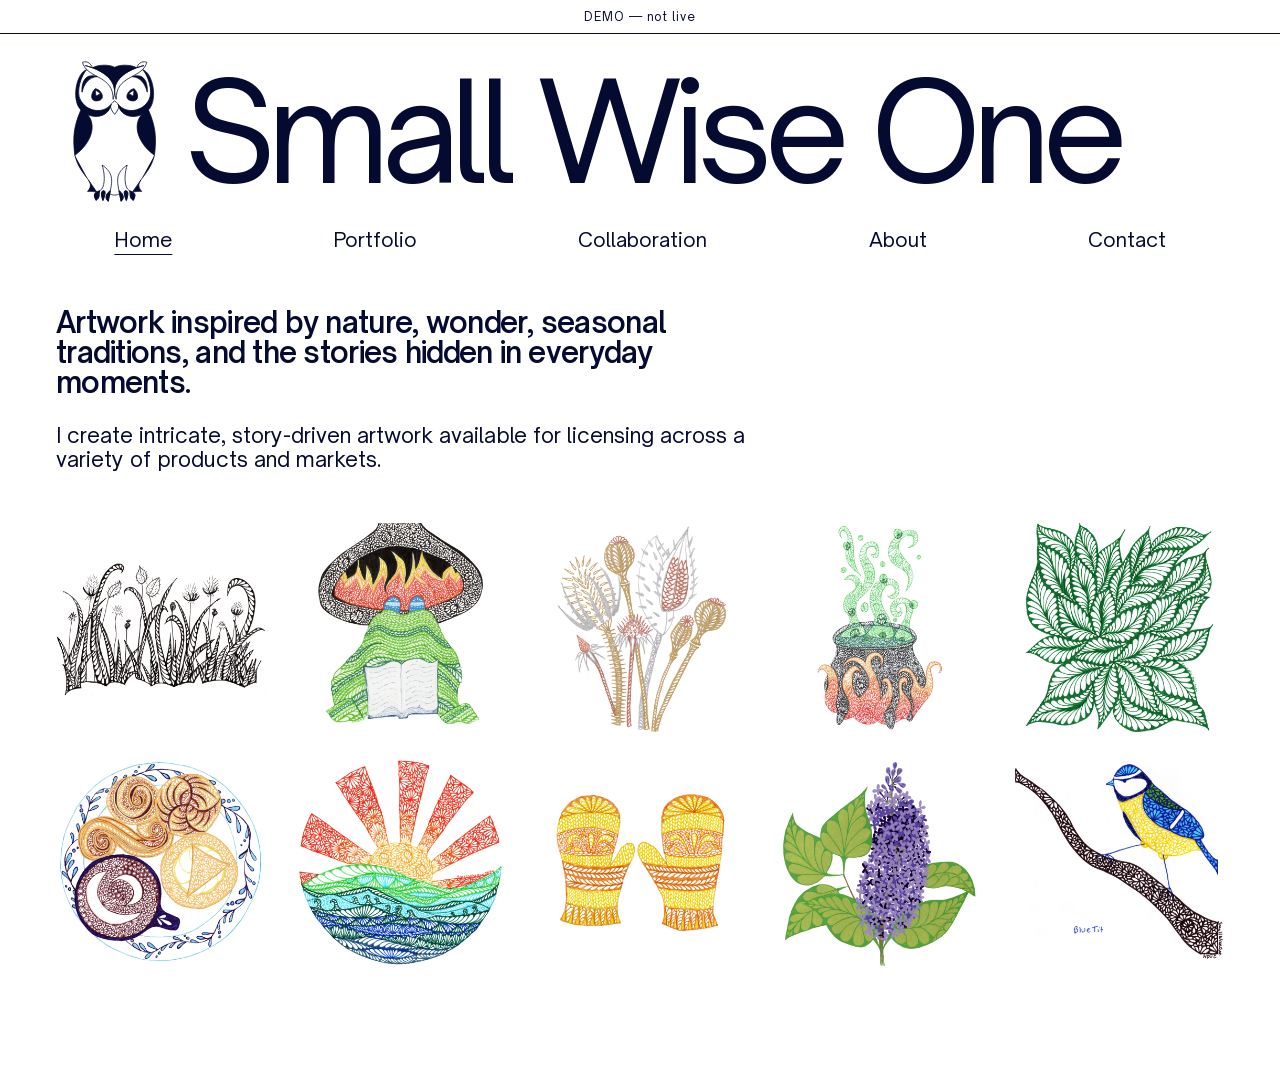
<file: index.html>
<!doctype html>
<html lang="en">
<head>
<meta charset="utf-8">
<meta name="viewport" content="width=device-width, initial-scale=1">
<meta name="description" content="Story-driven artwork inspired by nature, seasonal traditions, and everyday wonder, available for licensing.">
<meta name="robots" content="noindex, nofollow">
<title>Artwork inspired by everyday wonder | Small Wise One Demo</title>
<link rel="icon" href="./assets/logo/owl.svg" type="image/svg+xml">
<link rel="stylesheet" href="./assets/site.css">
<script type="text/javascript">
    (function(c,l,a,r,i,t,y){
        c[a]=c[a]||function(){(c[a].q=c[a].q||[]).push(arguments)};
        t=l.createElement(r);t.async=1;t.src="https://www.clarity.ms/tag/"+i;
        y=l.getElementsByTagName(r)[0];y.parentNode.insertBefore(t,y);
    })(window, document, "clarity", "script", "p1ucc2kgen");
</script>
</head>
<body class="home">
<a class="skip-link" href="#main">Skip to content</a>
<div class="demo-banner">DEMO — not live</div>
<header class="site-header wrap">
<a class="brand" href="./" aria-label="Small Wise One home"><img src="./assets/logo/owl.svg" width="60" height="78" alt=""><span>Small Wise One</span></a>
<nav aria-label="Main navigation"><a href="./" aria-current="page">Home</a><a href="./portfolio/">Portfolio</a><a href="./collaboration/">Collaboration</a><a href="./about/">About</a><a href="./contact/">Contact</a></nav>
</header>
<main id="main" class="wrap">
<section class="home-intro" aria-labelledby="home-heading">
<h1 id="home-heading">Artwork inspired by nature, wonder, seasonal traditions, and the stories hidden in everyday moments.</h1>
<p>I create intricate, story-driven artwork available for licensing across a variety of products and markets.</p>
</section>
<section class="featured-grid" aria-label="Featured artwork">
<img src="./assets/images/portfolio/nature-botanical/02-wild-garden.jpg" alt="Wild garden" width="1600" height="1600">
<img src="./assets/images/portfolio/winter/02-hygge.jpg" alt="Hygge" width="1600" height="1600">
<img src="./assets/images/portfolio/winter/04-winter-stems.jpg" alt="Winter stems" width="1600" height="1600">
<img src="./assets/images/portfolio/autumn/02-witches-brew.jpg" alt="Witches brew" width="1600" height="1600">
<img src="./assets/images/portfolio/nature-botanical/03-abstract-leaves.jpg" alt="Abstract leaves" width="1600" height="1600">
<img src="./assets/images/portfolio/everyday-wonder/01-fika-pastry-and-hot-chocolate.jpg" alt="Fika pastry and hot chocolate" width="1600" height="1600">
<img src="./assets/images/portfolio/coastal-ocean/01-sun-and-ocean.jpg" alt="Sun and ocean" width="1600" height="1600">
<img src="./assets/images/portfolio/winter/01-mittens.jpg" alt="Mittens" width="1600" height="1600">
<img src="./assets/images/portfolio/nature-botanical/01-lilacs.jpg" alt="Lilacs" width="1600" height="1600">
<img src="./assets/images/portfolio/animals/01-blue-tit.jpg" alt="Blue tit" width="1600" height="1600">
</section></main>
<script src="./assets/prefetch-portfolio.js" defer></script>
</body>
</html>
</file>
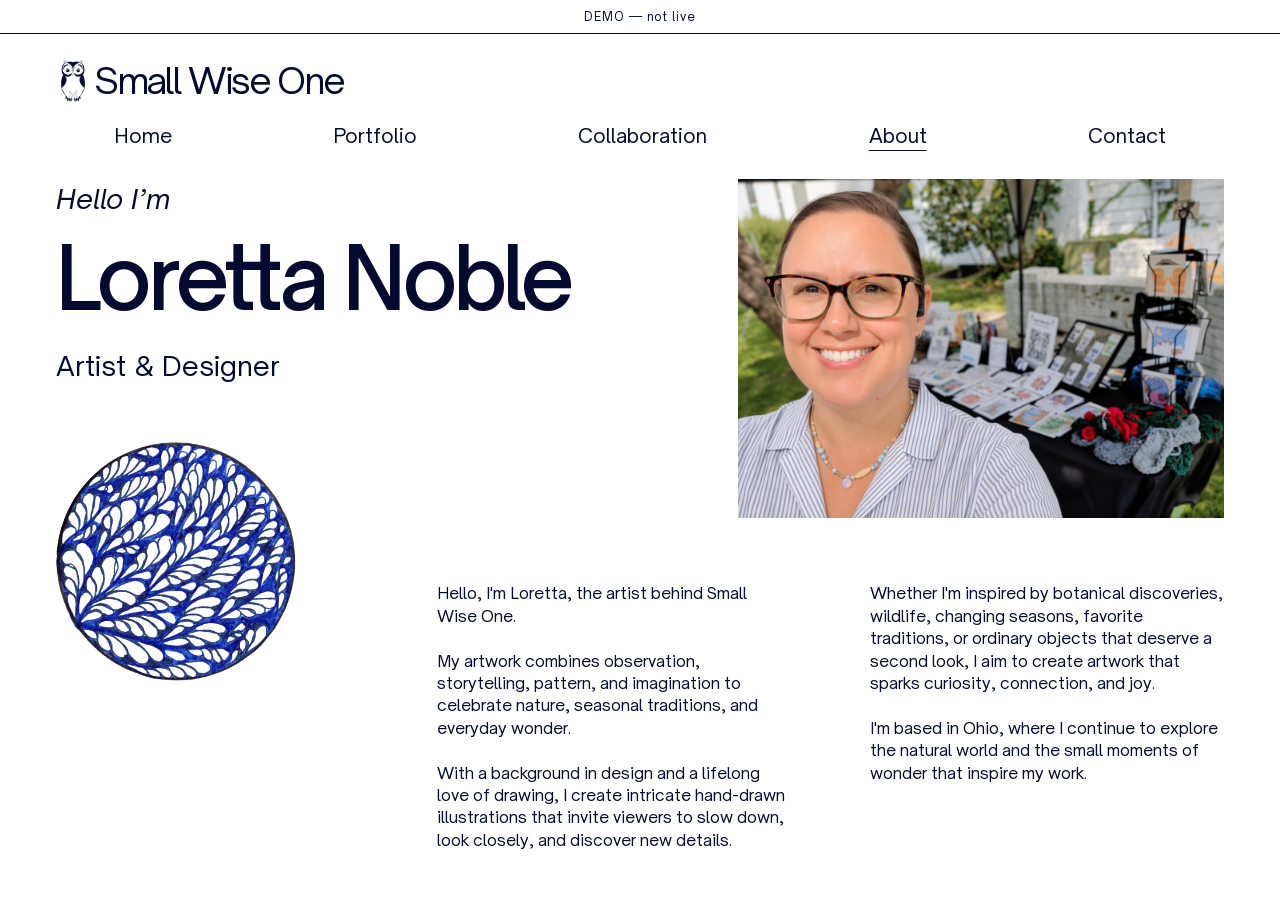
<file: about/index.html>
<!doctype html>
<html lang="en">
<head>
<meta charset="utf-8">
<meta name="viewport" content="width=device-width, initial-scale=1">
<meta name="description" content="Meet Loretta Noble, the Ohio-based artist and designer behind Small Wise One.">
<meta name="robots" content="noindex, nofollow">
<title>About Loretta Noble | Small Wise One Demo</title>
<link rel="icon" href="../assets/logo/owl.svg" type="image/svg+xml">
<link rel="stylesheet" href="../assets/site.css">
<script type="text/javascript">
    (function(c,l,a,r,i,t,y){
        c[a]=c[a]||function(){(c[a].q=c[a].q||[]).push(arguments)};
        t=l.createElement(r);t.async=1;t.src="https://www.clarity.ms/tag/"+i;
        y=l.getElementsByTagName(r)[0];y.parentNode.insertBefore(t,y);
    })(window, document, "clarity", "script", "p1ucc2kgen");
</script>
</head>
<body class="about">
<a class="skip-link" href="#main">Skip to content</a>
<div class="demo-banner">DEMO — not live</div>
<header class="site-header wrap">
<a class="brand" href="../" aria-label="Small Wise One home"><img src="../assets/logo/owl.svg" width="60" height="78" alt=""><span>Small Wise One</span></a>
<nav aria-label="Main navigation"><a href="../">Home</a><a href="../portfolio/">Portfolio</a><a href="../collaboration/">Collaboration</a><a href="../about/" aria-current="page">About</a><a href="../contact/">Contact</a></nav>
</header>
<main id="main" class="wrap">
<section class="about-heading" aria-labelledby="about-title">
<div><p class="eyebrow">Hello I’m</p><h1 id="about-title">Loretta Noble</h1><p class="artist-role">Artist &amp; Designer</p></div>
<img class="portrait" src="../assets/images/About-Self-Portrait.jpg" width="1216" height="848" alt="Loretta Noble smiling at her outdoor artwork display">
</section>
<section class="about-story" aria-label="About the artist">
<img class="about-art" src="../assets/images/About-art.jpg" width="1641" height="1641" alt="Circular blue and white hand-drawn botanical artwork">
<div class="bio"><p>Hello, I'm Loretta, the artist behind Small Wise One.</p><p>My artwork combines observation, storytelling, pattern, and imagination to celebrate nature, seasonal traditions, and everyday wonder.</p><p>With a background in design and a lifelong love of drawing, I create intricate hand-drawn illustrations that invite viewers to slow down, look closely, and discover new details.</p></div>
<div class="bio"><p>Whether I'm inspired by botanical discoveries, wildlife, changing seasons, favorite traditions, or ordinary objects that deserve a second look, I aim to create artwork that sparks curiosity, connection, and joy.</p><p>I'm based in Ohio, where I continue to explore the natural world and the small moments of wonder that inspire my work.</p></div>
</section></main>
</body>
</html>
</file>
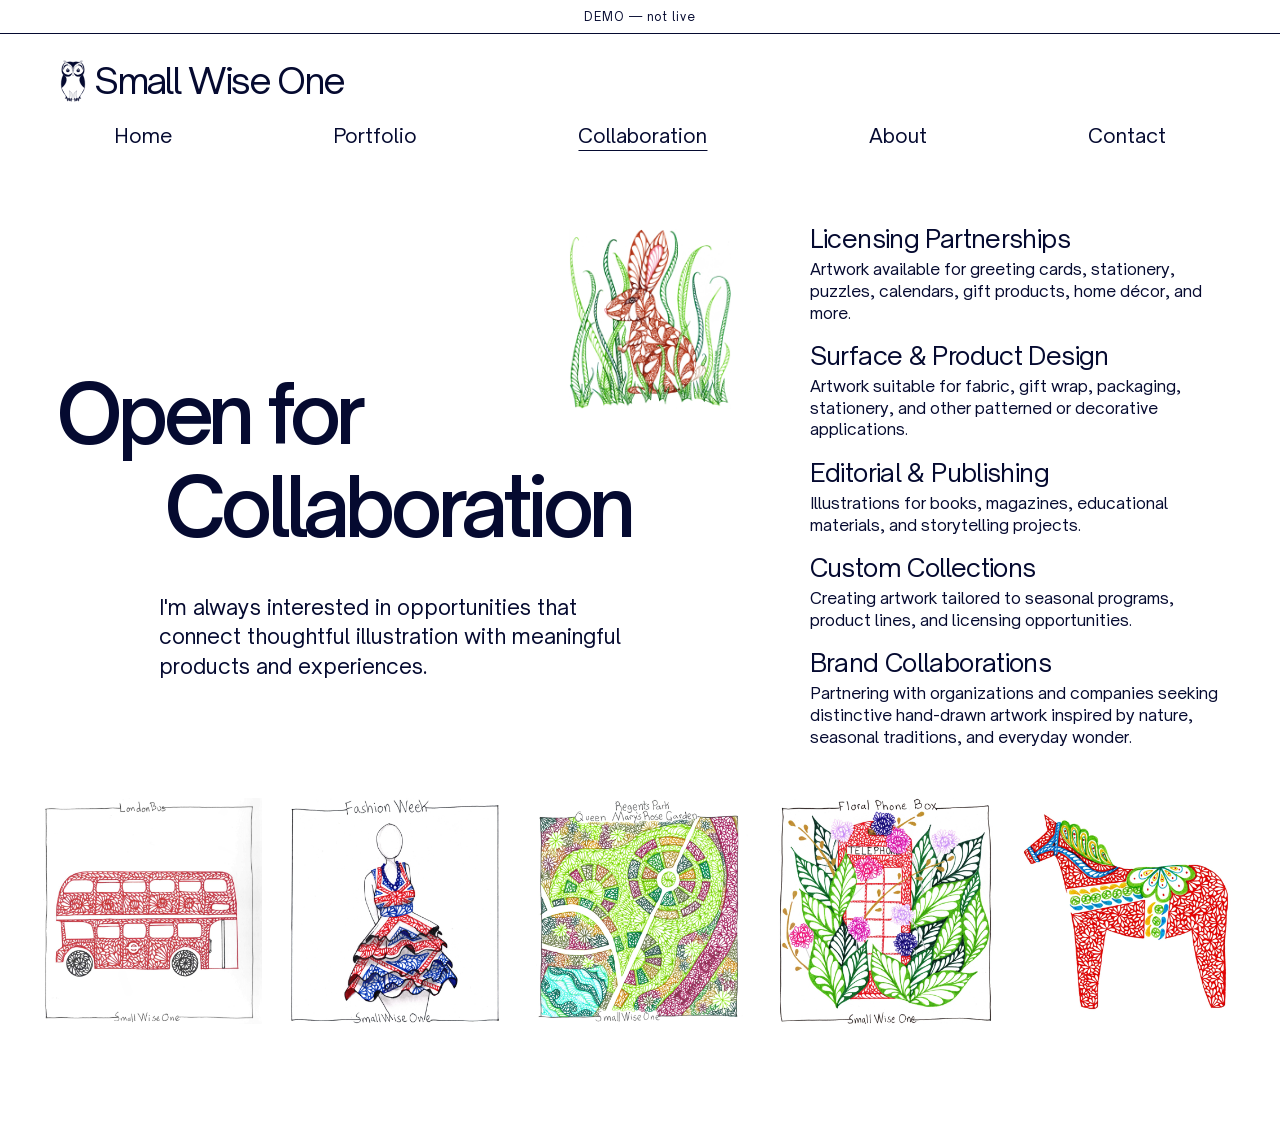
<file: collaboration/index.html>
<!doctype html>
<html lang="en">
<head>
<meta charset="utf-8">
<meta name="viewport" content="width=device-width, initial-scale=1">
<meta name="description" content="Licensing partnerships, surface and product design, editorial illustration, and custom collections from Small Wise One.">
<meta name="robots" content="noindex, nofollow">
<title>Collaboration | Small Wise One Demo</title>
<link rel="icon" href="../assets/logo/owl.svg" type="image/svg+xml">
<link rel="stylesheet" href="../assets/site.css">
<script type="text/javascript">
    (function(c,l,a,r,i,t,y){
        c[a]=c[a]||function(){(c[a].q=c[a].q||[]).push(arguments)};
        t=l.createElement(r);t.async=1;t.src="https://www.clarity.ms/tag/"+i;
        y=l.getElementsByTagName(r)[0];y.parentNode.insertBefore(t,y);
    })(window, document, "clarity", "script", "p1ucc2kgen");
</script>
</head>
<body class="collaboration">
<a class="skip-link" href="#main">Skip to content</a>
<div class="demo-banner">DEMO — not live</div>
<header class="site-header wrap">
<a class="brand" href="../" aria-label="Small Wise One home"><img src="../assets/logo/owl.svg" width="60" height="78" alt=""><span>Small Wise One</span></a>
<nav aria-label="Main navigation"><a href="../">Home</a><a href="../portfolio/">Portfolio</a><a href="../collaboration/" aria-current="page">Collaboration</a><a href="../about/">About</a><a href="../contact/">Contact</a></nav>
</header>
<main id="main" class="wrap collaboration-main"><div class="collaboration-layout"><section class="collaboration-intro" aria-labelledby="collaboration-title"><img src="../assets/images/portfolio/animals/07-brown-bunny.jpg" width="1600" height="1600" alt="" class="collaboration-rabbit"><h1 id="collaboration-title">Open for <span>Collaboration</span></h1><p>I'm always interested in opportunities that connect thoughtful illustration with meaningful products and experiences.</p></section><div class="collaboration-services"><section><h2>Licensing Partnerships</h2><p>Artwork available for greeting cards, stationery, puzzles, calendars, gift products, home décor, and more.</p></section><section><h2>Surface &amp; Product Design</h2><p>Artwork suitable for fabric, gift wrap, packaging, stationery, and other patterned or decorative applications.</p></section><section><h2>Editorial &amp; Publishing</h2><p>Illustrations for books, magazines, educational materials, and storytelling projects.</p></section><section><h2>Custom Collections</h2><p>Creating artwork tailored to seasonal programs, product lines, and licensing opportunities.</p></section><section><h2>Brand Collaborations</h2><p>Partnering with organizations and companies seeking distinctive hand-drawn artwork inspired by nature, seasonal traditions, and everyday wonder.</p></section></div></div><div class="collaboration-art" aria-label="Selected artwork"><img src="../assets/images/portfolio/everyday-wonder/09-london-bus.jpg" width="1600" height="1600" alt="London bus" ><img src="../assets/images/portfolio/everyday-wonder/11-london-fashion-week.jpg" width="1600" height="1600" alt="London fashion week" ><img src="../assets/images/portfolio/everyday-wonder/10-regents-park.jpg" width="1600" height="1600" alt="Regents park" ><img src="../assets/images/portfolio/everyday-wonder/12-floral-phone-box.jpg" width="1600" height="1600" alt="Floral phone box" ><img src="../assets/images/portfolio/everyday-wonder/08-dala-horse.jpg" width="1600" height="1600" alt="Dala horse" ></div></main>
</body>
</html>
</file>
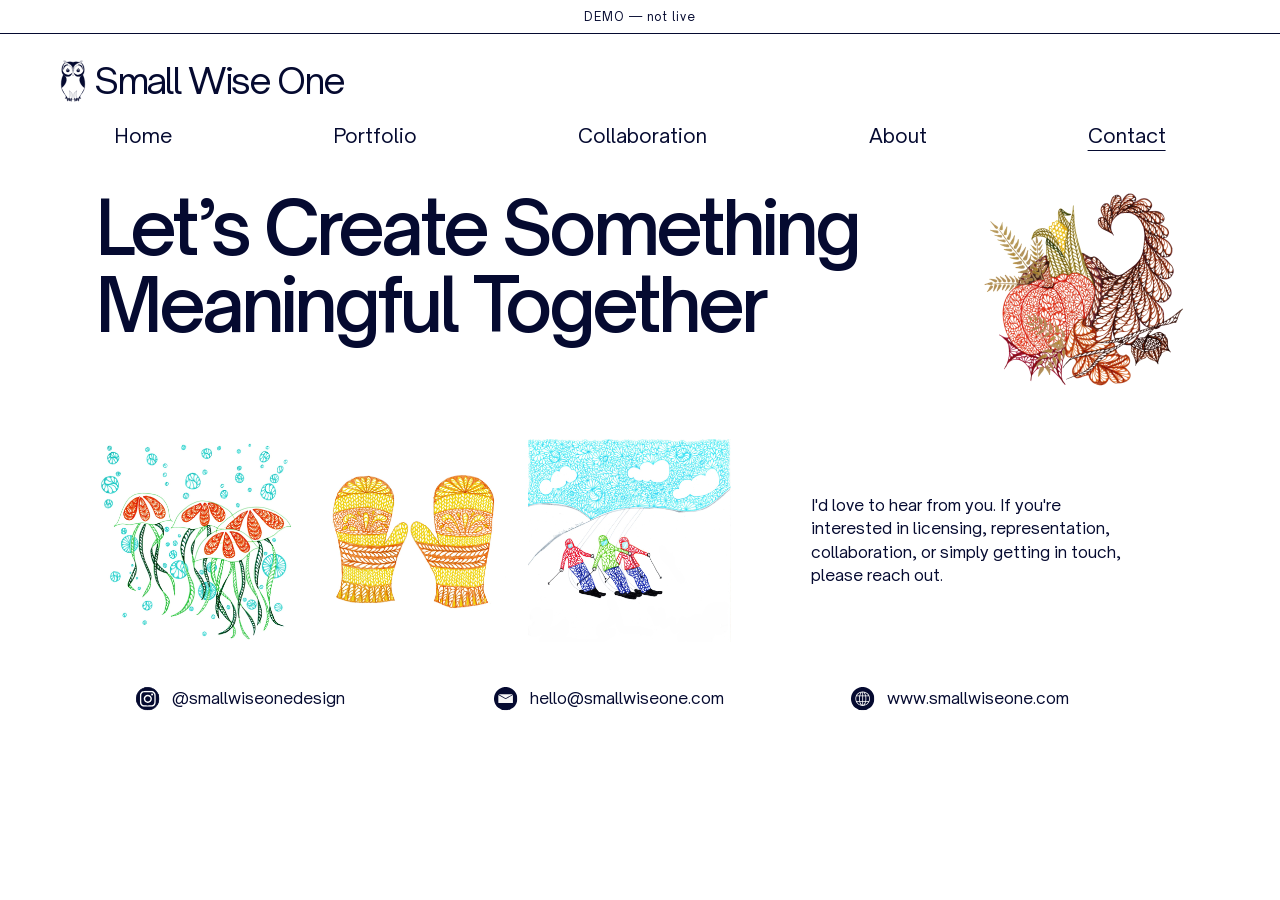
<file: contact/index.html>
<!doctype html>
<html lang="en">
<head>
<meta charset="utf-8">
<meta name="viewport" content="width=device-width, initial-scale=1">
<meta name="description" content="Contact Small Wise One for artwork licensing, representation, and collaboration.">
<meta name="robots" content="noindex, nofollow">
<title>Contact | Small Wise One Demo</title>
<link rel="icon" href="../assets/logo/owl.svg" type="image/svg+xml">
<link rel="stylesheet" href="../assets/site.css">
<script type="text/javascript">
    (function(c,l,a,r,i,t,y){
        c[a]=c[a]||function(){(c[a].q=c[a].q||[]).push(arguments)};
        t=l.createElement(r);t.async=1;t.src="https://www.clarity.ms/tag/"+i;
        y=l.getElementsByTagName(r)[0];y.parentNode.insertBefore(t,y);
    })(window, document, "clarity", "script", "p1ucc2kgen");
</script>
</head>
<body class="contact">
<a class="skip-link" href="#main">Skip to content</a>
<div class="demo-banner">DEMO — not live</div>
<header class="site-header wrap">
<a class="brand" href="../" aria-label="Small Wise One home"><img src="../assets/logo/owl.svg" width="60" height="78" alt=""><span>Small Wise One</span></a>
<nav aria-label="Main navigation"><a href="../">Home</a><a href="../portfolio/">Portfolio</a><a href="../collaboration/">Collaboration</a><a href="../about/">About</a><a href="../contact/" aria-current="page">Contact</a></nav>
</header>
<main id="main" class="wrap contact-main">
<div class="contact-heading"><h1 class="contact-title">Let’s Create Something<br class="desktop-break"> Meaningful Together</h1><img class="contact-title-art" src="../assets/images/portfolio/autumn/01-cornucopia.jpg" alt="" aria-hidden="true" width="1600" height="1600"></div>
<section class="contact-intro" aria-label="Get in touch">
<div class="contact-art" aria-hidden="true"><img src="../assets/images/portfolio/coastal-ocean/07-jellyfish.jpg" alt="" width="1600" height="1600"><img src="../assets/images/portfolio/winter/01-mittens.jpg" alt="" width="1600" height="1600"><img src="../assets/images/portfolio/winter/05-skiing.jpg" alt="" width="1600" height="1600"></div>
<p>I'd love to hear from you. If you're interested in licensing, representation, collaboration, or simply getting in touch, please reach out.</p>
</section>
<ul class="contact-links">
<li><a href="https://www.instagram.com/smallwiseonedesign/"><img src="../assets/images/contact-instagram.svg" width="24" height="24" alt="">@smallwiseonedesign</a></li>
<li><a id="contact-email" href="#write-us"><img src="../assets/images/contact-email.svg" width="24" height="24" alt=""><span id="contact-email-label">hello [at] smallwiseone [dot] com</span></a></li>
<li><a href="https://www.smallwiseone.com"><img src="../assets/images/contact-url.svg" width="24" height="24" alt="">www.smallwiseone.com</a></li>
</ul></main>
<script src="../assets/contact-mail.js" defer></script>
</body>
</html>
</file>
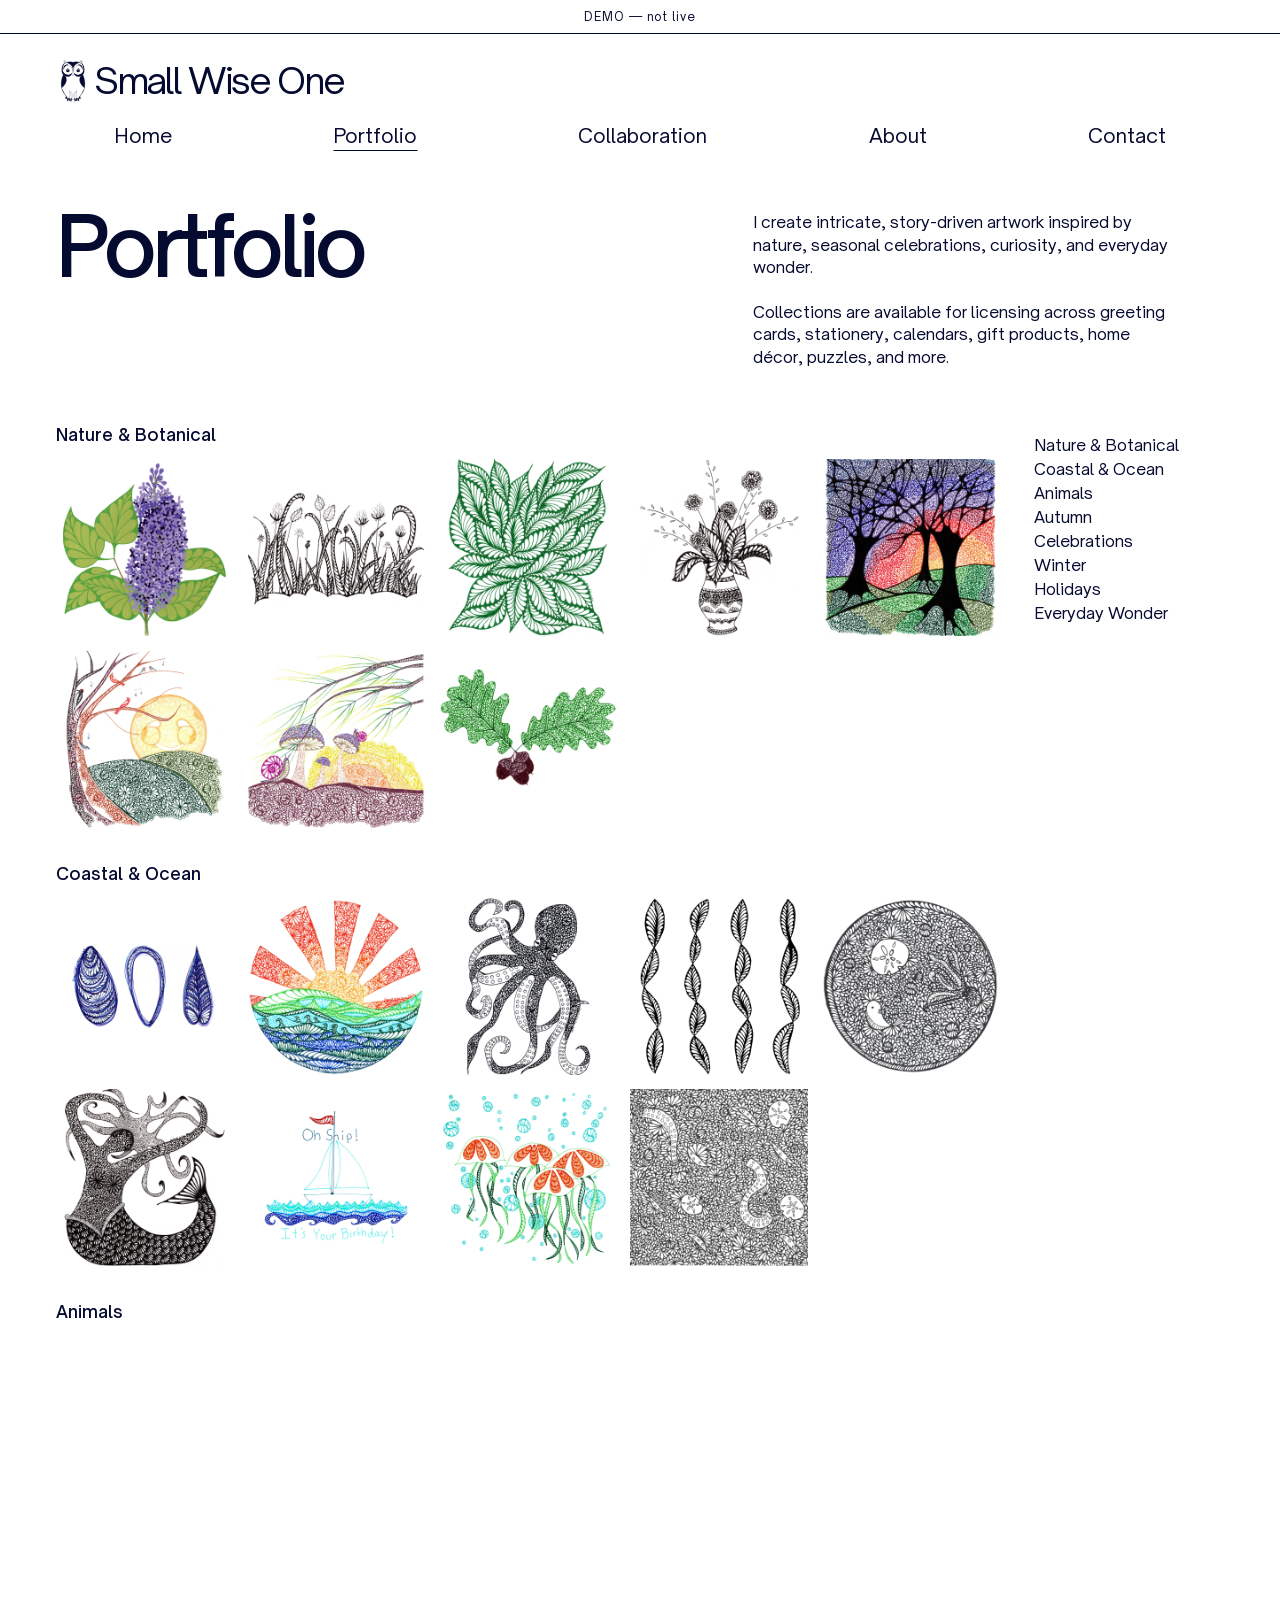
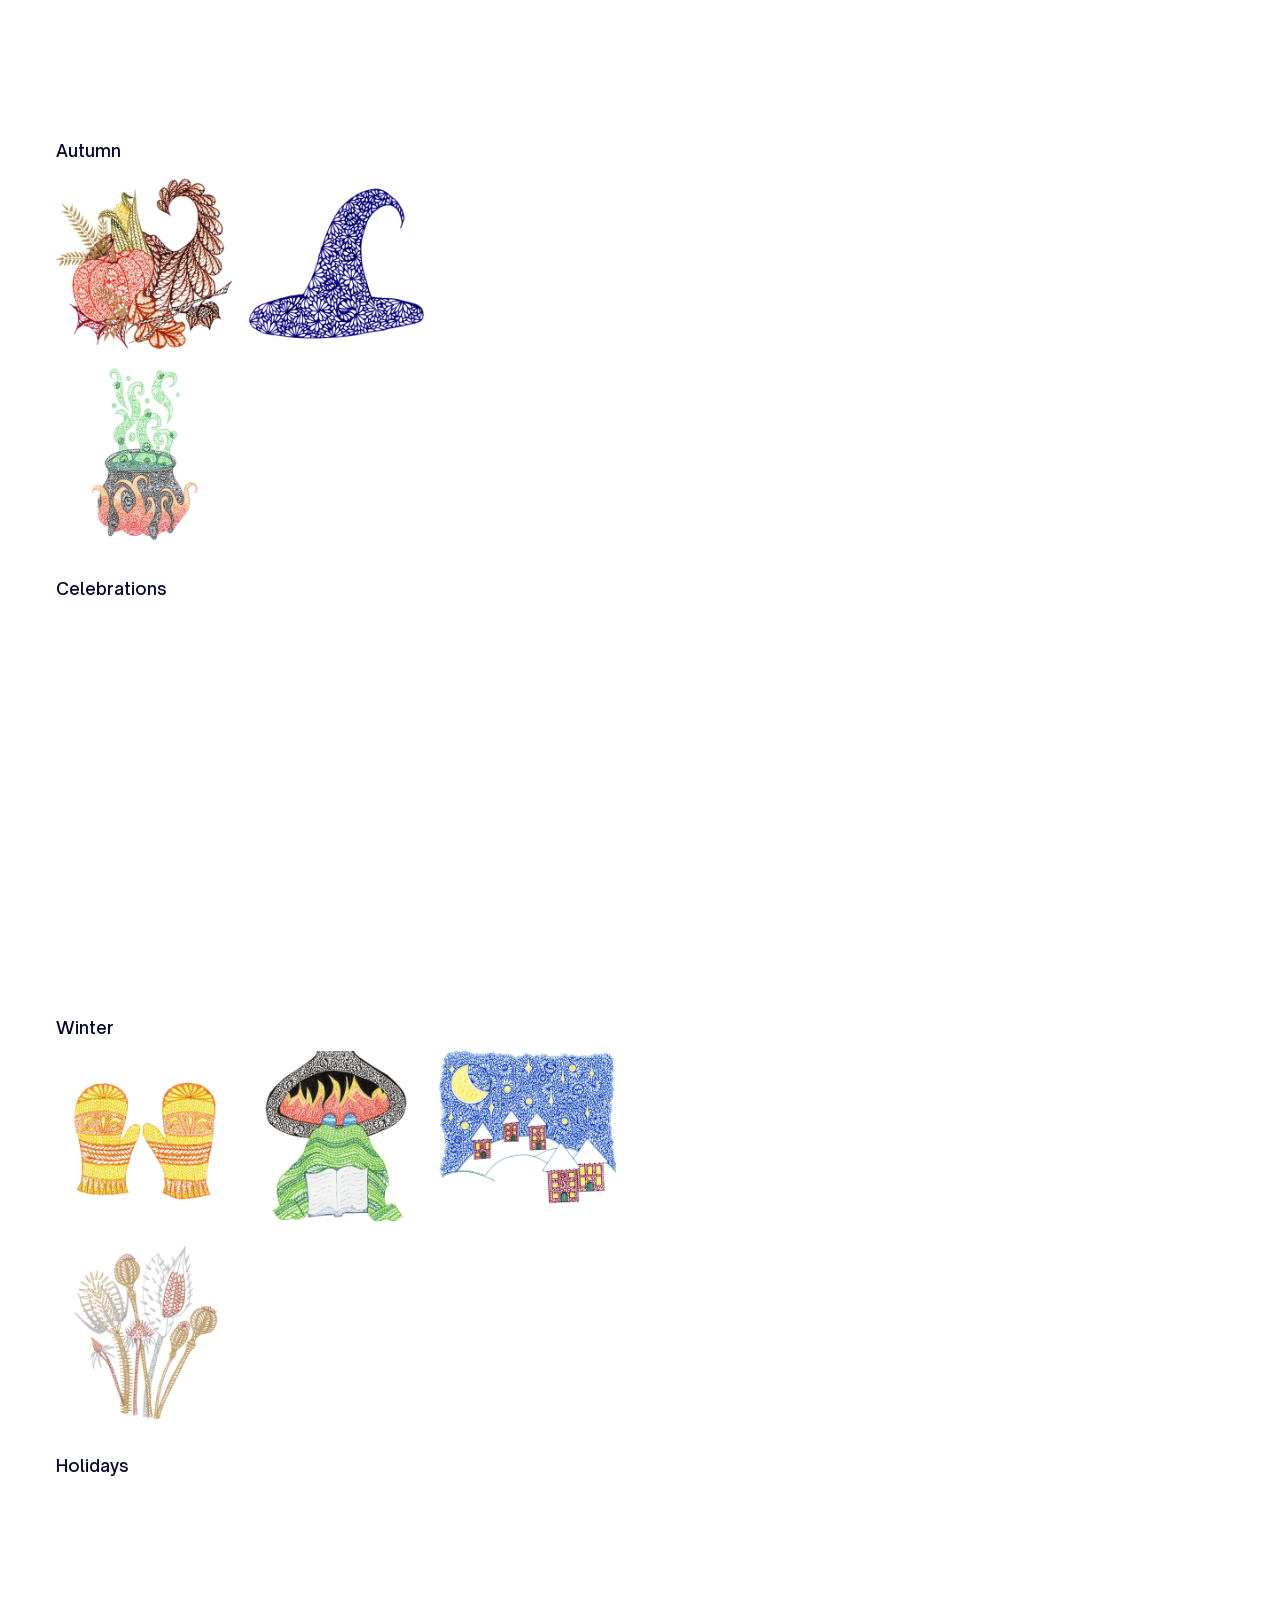
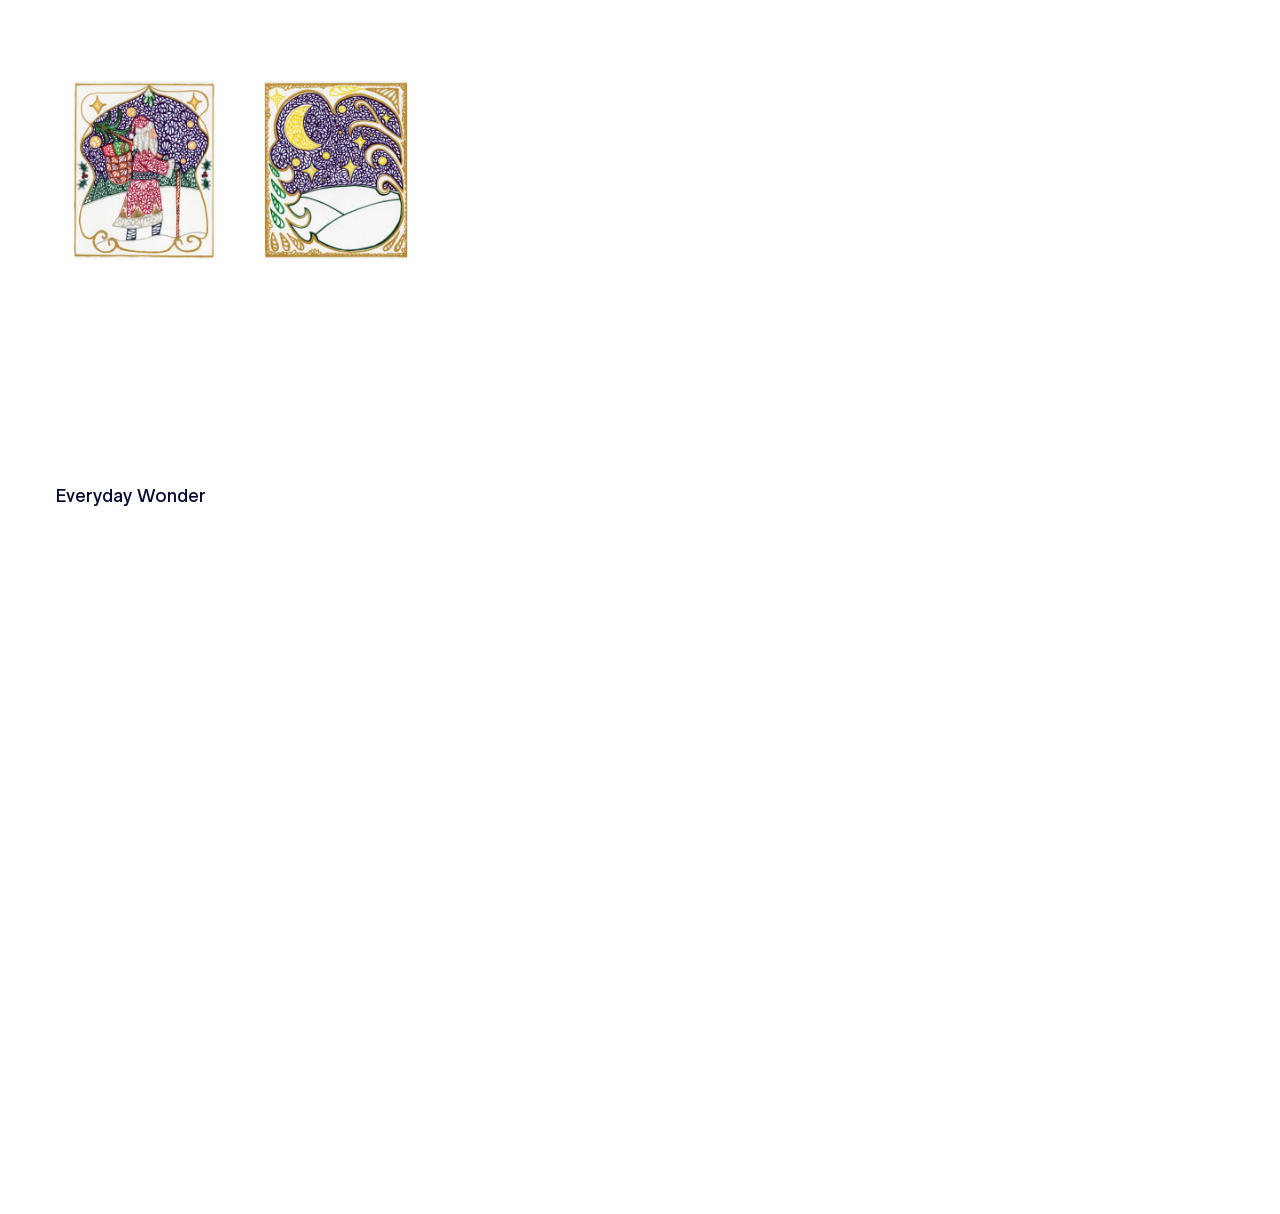
<file: portfolio/index.html>
<!doctype html>
<html lang="en">
<head>
<meta charset="utf-8">
<meta name="viewport" content="width=device-width, initial-scale=1">
<meta name="description" content="Explore eight collections of intricate, story-driven artwork inspired by nature, seasons, and everyday wonder.">
<meta name="robots" content="noindex, nofollow">
<title>Portfolio | Small Wise One Demo</title>
<link rel="icon" href="../assets/logo/owl.svg" type="image/svg+xml">
<link rel="stylesheet" href="../assets/site.css">
<link rel="stylesheet" href="../assets/portfolio-sticky.css">
<script src="../assets/portfolio-sticky.js" defer></script>
<script type="text/javascript">
    (function(c,l,a,r,i,t,y){
        c[a]=c[a]||function(){(c[a].q=c[a].q||[]).push(arguments)};
        t=l.createElement(r);t.async=1;t.src="https://www.clarity.ms/tag/"+i;
        y=l.getElementsByTagName(r)[0];y.parentNode.insertBefore(t,y);
    })(window, document, "clarity", "script", "p1ucc2kgen");
</script>
</head>
<body class="portfolio">
<a class="skip-link" href="#main">Skip to content</a>
<div class="demo-banner">DEMO — not live</div>
<header class="site-header wrap">
<a class="brand" href="../" aria-label="Small Wise One home"><img src="../assets/logo/owl.svg" width="60" height="78" alt=""><span>Small Wise One</span></a>
<nav aria-label="Main navigation"><a href="../">Home</a><a href="../portfolio/" aria-current="page">Portfolio</a><a href="../collaboration/">Collaboration</a><a href="../about/">About</a><a href="../contact/">Contact</a></nav>
</header>
<main id="main" class="wrap portfolio-main"><div class="portfolio-heading"><h1>Portfolio</h1><div class="portfolio-intro"><p>I create intricate, story-driven artwork inspired by nature, seasonal celebrations, curiosity, and everyday wonder.</p><p>Collections are available for licensing across greeting cards, stationery, calendars, gift products, home décor, puzzles, and more.</p></div></div><div class="portfolio-layout"><nav class="category-nav" aria-label="Portfolio collections"><a href="#nature-botanical">Nature &amp; Botanical</a><a href="#coastal-ocean">Coastal &amp; Ocean</a><a href="#animals">Animals</a><a href="#autumn">Autumn</a><a href="#celebrations">Celebrations</a><a href="#winter">Winter</a><a href="#holidays">Holidays</a><a href="#everyday-wonder">Everyday Wonder</a></nav><div class="collections"><section class="collection" id="nature-botanical" aria-labelledby="nature-botanical-title"><h2 id="nature-botanical-title">Nature &amp; Botanical</h2><div class="gallery-grid">
<a class="gallery-item" href="../assets/images/portfolio/nature-botanical/01-lilacs.jpg" data-lightbox aria-label="Enlarge Lilacs"><img src="../assets/images/portfolio/nature-botanical/01-lilacs.jpg" width="1600" height="1600" alt="Lilacs" loading="lazy" decoding="async"></a>
<a class="gallery-item" href="../assets/images/portfolio/nature-botanical/02-wild-garden.jpg" data-lightbox aria-label="Enlarge Wild garden"><img src="../assets/images/portfolio/nature-botanical/02-wild-garden.jpg" width="1600" height="1600" alt="Wild garden" loading="lazy" decoding="async"></a>
<a class="gallery-item" href="../assets/images/portfolio/nature-botanical/03-abstract-leaves.jpg" data-lightbox aria-label="Enlarge Abstract leaves"><img src="../assets/images/portfolio/nature-botanical/03-abstract-leaves.jpg" width="1600" height="1600" alt="Abstract leaves" loading="lazy" decoding="async"></a>
<a class="gallery-item" href="../assets/images/portfolio/nature-botanical/05-vase-with-flowers.jpg" data-lightbox aria-label="Enlarge Vase with flowers"><img src="../assets/images/portfolio/nature-botanical/05-vase-with-flowers.jpg" width="1600" height="1600" alt="Vase with flowers" loading="lazy" decoding="async"></a>
<a class="gallery-item" href="../assets/images/portfolio/nature-botanical/04-shadow-trees.jpg" data-lightbox aria-label="Enlarge Shadow trees"><img src="../assets/images/portfolio/nature-botanical/04-shadow-trees.jpg" width="1600" height="1600" alt="Shadow trees" loading="lazy" decoding="async"></a>
<a class="gallery-item" href="../assets/images/portfolio/nature-botanical/06-smiling-sun-with-birds-in-tree.jpg" data-lightbox aria-label="Enlarge Smiling sun with birds in tree"><img src="../assets/images/portfolio/nature-botanical/06-smiling-sun-with-birds-in-tree.jpg" width="1600" height="1600" alt="Smiling sun with birds in tree" loading="lazy" decoding="async"></a>
<a class="gallery-item" href="../assets/images/portfolio/nature-botanical/07-mushroom-sunrise.jpg" data-lightbox aria-label="Enlarge Mushroom sunrise"><img src="../assets/images/portfolio/nature-botanical/07-mushroom-sunrise.jpg" width="1600" height="1600" alt="Mushroom sunrise" loading="lazy" decoding="async"></a>
<a class="gallery-item" href="../assets/images/portfolio/nature-botanical/08-oak-with-acorns.jpg" data-lightbox aria-label="Enlarge Oak with acorns"><img src="../assets/images/portfolio/nature-botanical/08-oak-with-acorns.jpg" width="1600" height="1600" alt="Oak with acorns" loading="lazy" decoding="async"></a>
</div></section>
<section class="collection" id="coastal-ocean" aria-labelledby="coastal-ocean-title"><h2 id="coastal-ocean-title">Coastal &amp; Ocean</h2><div class="gallery-grid">
<a class="gallery-item" href="../assets/images/portfolio/coastal-ocean/02-mussels.jpg" data-lightbox aria-label="Enlarge Mussels"><img src="../assets/images/portfolio/coastal-ocean/02-mussels.jpg" width="1600" height="1600" alt="Mussels" loading="lazy" decoding="async"></a>
<a class="gallery-item" href="../assets/images/portfolio/coastal-ocean/01-sun-and-ocean.jpg" data-lightbox aria-label="Enlarge Sun and ocean"><img src="../assets/images/portfolio/coastal-ocean/01-sun-and-ocean.jpg" width="1600" height="1600" alt="Sun and ocean" loading="lazy" decoding="async"></a>
<a class="gallery-item" href="../assets/images/portfolio/coastal-ocean/03-octopus.jpg" data-lightbox aria-label="Enlarge Octopus"><img src="../assets/images/portfolio/coastal-ocean/03-octopus.jpg" width="1600" height="1600" alt="Octopus" loading="lazy" decoding="async"></a>
<a class="gallery-item" href="../assets/images/portfolio/coastal-ocean/04-kelp-forest-repeat.jpg" data-lightbox aria-label="Enlarge Kelp forest repeat"><img src="../assets/images/portfolio/coastal-ocean/04-kelp-forest-repeat.jpg" width="1600" height="1600" alt="Kelp forest repeat" loading="lazy" decoding="async"></a>
<a class="gallery-item" href="../assets/images/portfolio/coastal-ocean/05-hidden-ocean.jpg" data-lightbox aria-label="Enlarge Hidden ocean"><img src="../assets/images/portfolio/coastal-ocean/05-hidden-ocean.jpg" width="1600" height="1600" alt="Hidden ocean" loading="lazy" decoding="async"></a>
<a class="gallery-item" href="../assets/images/portfolio/coastal-ocean/08-mermaid.jpg" data-lightbox aria-label="Enlarge Mermaid"><img src="../assets/images/portfolio/coastal-ocean/08-mermaid.jpg" width="1600" height="1600" alt="Mermaid" loading="lazy" decoding="async"></a>
<a class="gallery-item" href="../assets/images/portfolio/coastal-ocean/09-seas-the-day.jpg" data-lightbox aria-label="Enlarge Seas the day"><img src="../assets/images/portfolio/coastal-ocean/09-seas-the-day.jpg" width="1600" height="1600" alt="Seas the day" loading="lazy" decoding="async"></a>
<a class="gallery-item" href="../assets/images/portfolio/coastal-ocean/07-jellyfish.jpg" data-lightbox aria-label="Enlarge Jellyfish"><img src="../assets/images/portfolio/coastal-ocean/07-jellyfish.jpg" width="1600" height="1600" alt="Jellyfish" loading="lazy" decoding="async"></a>
<a class="gallery-item" href="../assets/images/portfolio/coastal-ocean/06-hidden-ocean-repeat.jpg" data-lightbox aria-label="Enlarge Hidden ocean repeat"><img src="../assets/images/portfolio/coastal-ocean/06-hidden-ocean-repeat.jpg" width="1600" height="1600" alt="Hidden ocean repeat" loading="lazy" decoding="async"></a>
</div></section>
<section class="collection" id="animals" aria-labelledby="animals-title"><h2 id="animals-title">Animals</h2><div class="gallery-grid">
<a class="gallery-item" href="../assets/images/portfolio/animals/01-blue-tit.jpg" data-lightbox aria-label="Enlarge Blue tit"><img src="../assets/images/portfolio/animals/01-blue-tit.jpg" width="1600" height="1600" alt="Blue tit" loading="lazy" decoding="async"></a>
<a class="gallery-item" href="../assets/images/portfolio/animals/02-european-goldfinch.jpg" data-lightbox aria-label="Enlarge European goldfinch"><img src="../assets/images/portfolio/animals/02-european-goldfinch.jpg" width="1600" height="1600" alt="European goldfinch" loading="lazy" decoding="async"></a>
<a class="gallery-item" href="../assets/images/portfolio/animals/03-yellow-wagtail.jpg" data-lightbox aria-label="Enlarge Yellow wagtail"><img src="../assets/images/portfolio/animals/03-yellow-wagtail.jpg" width="1600" height="1600" alt="Yellow wagtail" loading="lazy" decoding="async"></a>
<a class="gallery-item" href="../assets/images/portfolio/animals/04-osprey.jpg" data-lightbox aria-label="Enlarge Osprey"><img src="../assets/images/portfolio/animals/04-osprey.jpg" width="1600" height="1600" alt="Osprey" loading="lazy" decoding="async"></a>
<a class="gallery-item" href="../assets/images/portfolio/animals/08-cat-sitting-with-moon.jpg" data-lightbox aria-label="Enlarge Cat sitting with moon"><img src="../assets/images/portfolio/animals/08-cat-sitting-with-moon.jpg" width="1600" height="1600" alt="Cat sitting with moon" loading="lazy" decoding="async"></a>
<a class="gallery-item" href="../assets/images/portfolio/animals/07-brown-bunny.jpg" data-lightbox aria-label="Enlarge Brown bunny"><img src="../assets/images/portfolio/animals/07-brown-bunny.jpg" width="1600" height="1600" alt="Brown bunny" loading="lazy" decoding="async"></a>
<a class="gallery-item" href="../assets/images/portfolio/animals/06-snake.jpg" data-lightbox aria-label="Enlarge Snake"><img src="../assets/images/portfolio/animals/06-snake.jpg" width="1600" height="1600" alt="Snake" loading="lazy" decoding="async"></a>
<a class="gallery-item" href="../assets/images/portfolio/animals/05-red-squirrel.jpg" data-lightbox aria-label="Enlarge Red squirrel"><img src="../assets/images/portfolio/animals/05-red-squirrel.jpg" width="1600" height="1600" alt="Red squirrel" loading="lazy" decoding="async"></a>
</div></section>
<section class="collection" id="autumn" aria-labelledby="autumn-title"><h2 id="autumn-title">Autumn</h2><div class="gallery-grid">
<a class="gallery-item" href="../assets/images/portfolio/autumn/01-cornucopia.jpg" data-lightbox aria-label="Enlarge Cornucopia"><img src="../assets/images/portfolio/autumn/01-cornucopia.jpg" width="1600" height="1600" alt="Cornucopia" loading="lazy" decoding="async"></a>
<a class="gallery-item" href="../assets/images/portfolio/autumn/06-purple-witches-hat.jpg" data-lightbox aria-label="Enlarge Purple witches hat"><img src="../assets/images/portfolio/autumn/06-purple-witches-hat.jpg" width="1600" height="1600" alt="Purple witches hat" loading="lazy" decoding="async"></a>
<a class="gallery-item" href="../assets/images/portfolio/autumn/05-green-witches-hat.jpg" data-lightbox aria-label="Enlarge Green witches hat"><img src="../assets/images/portfolio/autumn/05-green-witches-hat.jpg" width="1600" height="1600" alt="Green witches hat" loading="lazy" decoding="async"></a>
<a class="gallery-item" href="../assets/images/portfolio/autumn/02-witches-brew.jpg" data-lightbox aria-label="Enlarge Witches brew"><img src="../assets/images/portfolio/autumn/02-witches-brew.jpg" width="1600" height="1600" alt="Witches brew" loading="lazy" decoding="async"></a>
<a class="gallery-item" href="../assets/images/portfolio/autumn/03-candy-corn.jpg" data-lightbox aria-label="Enlarge Candy corn"><img src="../assets/images/portfolio/autumn/03-candy-corn.jpg" width="1600" height="1600" alt="Candy corn" loading="lazy" decoding="async"></a>
<a class="gallery-item" href="../assets/images/portfolio/autumn/04-pumpkin.jpg" data-lightbox aria-label="Enlarge Pumpkin"><img src="../assets/images/portfolio/autumn/04-pumpkin.jpg" width="1600" height="1600" alt="Pumpkin" loading="lazy" decoding="async"></a>
</div></section>
<section class="collection" id="celebrations" aria-labelledby="celebrations-title"><h2 id="celebrations-title">Celebrations</h2><div class="gallery-grid">
<a class="gallery-item" href="../assets/images/portfolio/celebrations/01-red-heart.jpg" data-lightbox aria-label="Enlarge Red heart"><img src="../assets/images/portfolio/celebrations/01-red-heart.jpg" width="1600" height="1600" alt="Red heart" loading="lazy" decoding="async"></a>
<a class="gallery-item" href="../assets/images/portfolio/celebrations/04-pink-hearts-repeat.jpg" data-lightbox aria-label="Enlarge Pink hearts repeat"><img src="../assets/images/portfolio/celebrations/04-pink-hearts-repeat.jpg" width="1600" height="1600" alt="Pink hearts repeat" loading="lazy" decoding="async"></a>
<a class="gallery-item" href="../assets/images/portfolio/celebrations/03-rainbow-hearts-repeat.jpg" data-lightbox aria-label="Enlarge Rainbow hearts repeat"><img src="../assets/images/portfolio/celebrations/03-rainbow-hearts-repeat.jpg" width="1600" height="1600" alt="Rainbow hearts repeat" loading="lazy" decoding="async"></a>
<a class="gallery-item" href="../assets/images/portfolio/celebrations/02-red-hearts-repeat.jpg" data-lightbox aria-label="Enlarge Red hearts repeat"><img src="../assets/images/portfolio/celebrations/02-red-hearts-repeat.jpg" width="1600" height="1600" alt="Red hearts repeat" loading="lazy" decoding="async"></a>
<a class="gallery-item" href="../assets/images/portfolio/celebrations/05-shamrock.jpg" data-lightbox aria-label="Enlarge Shamrock"><img src="../assets/images/portfolio/celebrations/05-shamrock.jpg" width="1600" height="1600" alt="Shamrock" loading="lazy" decoding="async"></a>
<a class="gallery-item" href="../assets/images/portfolio/celebrations/06-shamrock-repeat.jpg" data-lightbox aria-label="Enlarge Shamrock repeat"><img src="../assets/images/portfolio/celebrations/06-shamrock-repeat.jpg" width="1600" height="1600" alt="Shamrock repeat" loading="lazy" decoding="async"></a>
<a class="gallery-item" href="../assets/images/portfolio/celebrations/07-plaid-repeat.jpg" data-lightbox aria-label="Enlarge Plaid repeat"><img src="../assets/images/portfolio/celebrations/07-plaid-repeat.jpg" width="1600" height="1600" alt="Plaid repeat" loading="lazy" decoding="async"></a>
</div></section>
<section class="collection" id="winter" aria-labelledby="winter-title"><h2 id="winter-title">Winter</h2><div class="gallery-grid">
<a class="gallery-item" href="../assets/images/portfolio/winter/01-mittens.jpg" data-lightbox aria-label="Enlarge Mittens"><img src="../assets/images/portfolio/winter/01-mittens.jpg" width="1600" height="1600" alt="Mittens" loading="lazy" decoding="async"></a>
<a class="gallery-item" href="../assets/images/portfolio/winter/02-hygge.jpg" data-lightbox aria-label="Enlarge Hygge"><img src="../assets/images/portfolio/winter/02-hygge.jpg" width="1600" height="1600" alt="Hygge" loading="lazy" decoding="async"></a>
<a class="gallery-item" href="../assets/images/portfolio/winter/03-houses-on-snowy-hill.jpg" data-lightbox aria-label="Enlarge Houses on snowy hill"><img src="../assets/images/portfolio/winter/03-houses-on-snowy-hill.jpg" width="1600" height="1600" alt="Houses on snowy hill" loading="lazy" decoding="async"></a>
<a class="gallery-item" href="../assets/images/portfolio/winter/04-winter-stems.jpg" data-lightbox aria-label="Enlarge Winter stems"><img src="../assets/images/portfolio/winter/04-winter-stems.jpg" width="1600" height="1600" alt="Winter stems" loading="lazy" decoding="async"></a>
<a class="gallery-item" href="../assets/images/portfolio/winter/05-skiing.jpg" data-lightbox aria-label="Enlarge Skiing"><img src="../assets/images/portfolio/winter/05-skiing.jpg" width="1600" height="1600" alt="Skiing" loading="lazy" decoding="async"></a>
<a class="gallery-item" href="../assets/images/portfolio/winter/06-snowy-owl.jpg" data-lightbox aria-label="Enlarge Snowy owl"><img src="../assets/images/portfolio/winter/06-snowy-owl.jpg" width="1600" height="1600" alt="Snowy owl" loading="lazy" decoding="async"></a>
</div></section>
<section class="collection" id="holidays" aria-labelledby="holidays-title"><h2 id="holidays-title">Holidays</h2><div class="gallery-grid">
<a class="gallery-item" href="../assets/images/portfolio/holidays/01-joy-to-the-world.jpg" data-lightbox aria-label="Enlarge Joy to the world"><img src="../assets/images/portfolio/holidays/01-joy-to-the-world.jpg" width="1600" height="1600" alt="Joy to the world" loading="lazy" decoding="async"></a>
<a class="gallery-item" href="../assets/images/portfolio/holidays/02-tawny-owl.jpg" data-lightbox aria-label="Enlarge Tawny owl"><img src="../assets/images/portfolio/holidays/02-tawny-owl.jpg" width="1600" height="1600" alt="Tawny owl" loading="lazy" decoding="async"></a>
<a class="gallery-item" href="../assets/images/portfolio/holidays/03-silver-stag.jpg" data-lightbox aria-label="Enlarge Silver stag"><img src="../assets/images/portfolio/holidays/03-silver-stag.jpg" width="1600" height="1600" alt="Silver stag" loading="lazy" decoding="async"></a>
<a class="gallery-item" href="../assets/images/portfolio/holidays/05-night-before-christmas.jpg" data-lightbox aria-label="Enlarge Night before christmas"><img src="../assets/images/portfolio/holidays/05-night-before-christmas.jpg" width="1600" height="1600" alt="Night before christmas" loading="lazy" decoding="async"></a>
<a class="gallery-item" href="../assets/images/portfolio/holidays/15-christmas-treehouse.jpg" data-lightbox aria-label="Enlarge Christmas treehouse"><img src="../assets/images/portfolio/holidays/15-christmas-treehouse.jpg" width="1600" height="1600" alt="Christmas treehouse" loading="lazy" decoding="async"></a>
<a class="gallery-item" href="../assets/images/portfolio/holidays/06-santa.jpg" data-lightbox aria-label="Enlarge Santa"><img src="../assets/images/portfolio/holidays/06-santa.jpg" width="1600" height="1600" alt="Santa" loading="lazy" decoding="async"></a>
<a class="gallery-item" href="../assets/images/portfolio/holidays/07-starry-night.jpg" data-lightbox aria-label="Enlarge Starry night"><img src="../assets/images/portfolio/holidays/07-starry-night.jpg" width="1600" height="1600" alt="Starry night" loading="lazy" decoding="async"></a>
<a class="gallery-item" href="../assets/images/portfolio/holidays/09-white-tree.jpg" data-lightbox aria-label="Enlarge White tree"><img src="../assets/images/portfolio/holidays/09-white-tree.jpg" width="1600" height="1600" alt="White tree" loading="lazy" decoding="async"></a>
<a class="gallery-item" href="../assets/images/portfolio/holidays/08-winter-magic.jpg" data-lightbox aria-label="Enlarge Winter magic"><img src="../assets/images/portfolio/holidays/08-winter-magic.jpg" width="1600" height="1600" alt="Winter magic" loading="lazy" decoding="async"></a>
<a class="gallery-item" href="../assets/images/portfolio/holidays/11-northern-lights.jpg" data-lightbox aria-label="Enlarge Northern lights"><img src="../assets/images/portfolio/holidays/11-northern-lights.jpg" width="1600" height="1600" alt="Northern lights" loading="lazy" decoding="async"></a>
<a class="gallery-item" href="../assets/images/portfolio/holidays/10-holly.jpg" data-lightbox aria-label="Enlarge Holly"><img src="../assets/images/portfolio/holidays/10-holly.jpg" width="1600" height="1600" alt="Holly" loading="lazy" decoding="async"></a>
<a class="gallery-item" href="../assets/images/portfolio/holidays/12-holly-with-watercolor.jpg" data-lightbox aria-label="Enlarge Holly with watercolor"><img src="../assets/images/portfolio/holidays/12-holly-with-watercolor.jpg" width="1600" height="1600" alt="Holly with watercolor" loading="lazy" decoding="async"></a>
<a class="gallery-item" href="../assets/images/portfolio/holidays/13-nutcracker.jpg" data-lightbox aria-label="Enlarge Nutcracker"><img src="../assets/images/portfolio/holidays/13-nutcracker.jpg" width="1600" height="1600" alt="Nutcracker" loading="lazy" decoding="async"></a>
<a class="gallery-item" href="../assets/images/portfolio/holidays/14-christmas-tree.jpg" data-lightbox aria-label="Enlarge Christmas tree"><img src="../assets/images/portfolio/holidays/14-christmas-tree.jpg" width="1600" height="1600" alt="Christmas tree" loading="lazy" decoding="async"></a>
<a class="gallery-item" href="../assets/images/portfolio/holidays/04-partridge-in-a-pear-tree.jpg" data-lightbox aria-label="Enlarge Partridge in a pear tree"><img src="../assets/images/portfolio/holidays/04-partridge-in-a-pear-tree.jpg" width="1600" height="1600" alt="Partridge in a pear tree" loading="lazy" decoding="async"></a>
</div></section>
<section class="collection" id="everyday-wonder" aria-labelledby="everyday-wonder-title"><h2 id="everyday-wonder-title">Everyday Wonder</h2><div class="gallery-grid">
<a class="gallery-item" href="../assets/images/portfolio/everyday-wonder/01-fika-pastry-and-hot-chocolate.jpg" data-lightbox aria-label="Enlarge Fika pastry and hot chocolate"><img src="../assets/images/portfolio/everyday-wonder/01-fika-pastry-and-hot-chocolate.jpg" width="1600" height="1600" alt="Fika pastry and hot chocolate" loading="lazy" decoding="async"></a>
<a class="gallery-item" href="../assets/images/portfolio/everyday-wonder/02-cherry-plate.jpg" data-lightbox aria-label="Enlarge Cherry plate"><img src="../assets/images/portfolio/everyday-wonder/02-cherry-plate.jpg" width="1600" height="1600" alt="Cherry plate" loading="lazy" decoding="async"></a>
<a class="gallery-item" href="../assets/images/portfolio/everyday-wonder/03-donut.jpg" data-lightbox aria-label="Enlarge Donut"><img src="../assets/images/portfolio/everyday-wonder/03-donut.jpg" width="1600" height="1600" alt="Donut" loading="lazy" decoding="async"></a>
<a class="gallery-item" href="../assets/images/portfolio/everyday-wonder/05-abstract-circles.jpg" data-lightbox aria-label="Enlarge Abstract circles"><img src="../assets/images/portfolio/everyday-wonder/05-abstract-circles.jpg" width="1600" height="1600" alt="Abstract circles" loading="lazy" decoding="async"></a>
<a class="gallery-item" href="../assets/images/portfolio/everyday-wonder/04-chocolate-ice-cream-cone.jpg" data-lightbox aria-label="Enlarge Chocolate ice cream cone"><img src="../assets/images/portfolio/everyday-wonder/04-chocolate-ice-cream-cone.jpg" width="1600" height="1600" alt="Chocolate ice cream cone" loading="lazy" decoding="async"></a>
<a class="gallery-item" href="../assets/images/portfolio/everyday-wonder/06-paisley-doodle-repeat.jpg" data-lightbox aria-label="Enlarge Paisley doodle repeat"><img src="../assets/images/portfolio/everyday-wonder/06-paisley-doodle-repeat.jpg" width="1600" height="1600" alt="Paisley doodle repeat" loading="lazy" decoding="async"></a>
<a class="gallery-item" href="../assets/images/portfolio/everyday-wonder/09-london-bus.jpg" data-lightbox aria-label="Enlarge London bus"><img src="../assets/images/portfolio/everyday-wonder/09-london-bus.jpg" width="1600" height="1600" alt="London bus" loading="lazy" decoding="async"></a>
<a class="gallery-item" href="../assets/images/portfolio/everyday-wonder/11-london-fashion-week.jpg" data-lightbox aria-label="Enlarge London fashion week"><img src="../assets/images/portfolio/everyday-wonder/11-london-fashion-week.jpg" width="1600" height="1600" alt="London fashion week" loading="lazy" decoding="async"></a>
<a class="gallery-item" href="../assets/images/portfolio/everyday-wonder/10-regents-park.jpg" data-lightbox aria-label="Enlarge Regents park"><img src="../assets/images/portfolio/everyday-wonder/10-regents-park.jpg" width="1600" height="1600" alt="Regents park" loading="lazy" decoding="async"></a>
<a class="gallery-item" href="../assets/images/portfolio/everyday-wonder/12-floral-phone-box.jpg" data-lightbox aria-label="Enlarge Floral phone box"><img src="../assets/images/portfolio/everyday-wonder/12-floral-phone-box.jpg" width="1600" height="1600" alt="Floral phone box" loading="lazy" decoding="async"></a>
<a class="gallery-item" href="../assets/images/portfolio/everyday-wonder/07-rainbow-tiles.jpg" data-lightbox aria-label="Enlarge Rainbow tiles"><img src="../assets/images/portfolio/everyday-wonder/07-rainbow-tiles.jpg" width="1600" height="1600" alt="Rainbow tiles" loading="lazy" decoding="async"></a>
<a class="gallery-item" href="../assets/images/portfolio/everyday-wonder/08-dala-horse.jpg" data-lightbox aria-label="Enlarge Dala horse"><img src="../assets/images/portfolio/everyday-wonder/08-dala-horse.jpg" width="1600" height="1600" alt="Dala horse" loading="lazy" decoding="async"></a>
</div></section>
</div></div></main>
<dialog class="lightbox" aria-label="Artwork viewer" aria-describedby="lightbox-caption">
<button type="button" class="lightbox-close" aria-label="Close" autofocus><svg viewBox="0 0 24 24" aria-hidden="true" focusable="false"><path d="M7.5 7.5l9 9M16.5 7.5l-9 9" fill="none" stroke="currentColor" stroke-width="1.6" stroke-linecap="round"></path></svg></button>
<figure>
<div class="lightbox-stage"><button type="button" class="lightbox-prev" aria-label="Previous artwork"><svg viewBox="0 0 24 24" aria-hidden="true" focusable="false"><path d="M14.5 5.5L8 12l6.5 6.5" fill="none" stroke="currentColor" stroke-width="1.75" stroke-linecap="round" stroke-linejoin="round"></path></svg></button><img class="lightbox-image" alt=""><button type="button" class="lightbox-next" aria-label="Next artwork"><svg viewBox="0 0 24 24" aria-hidden="true" focusable="false"><path d="M9.5 5.5L16 12l-6.5 6.5" fill="none" stroke="currentColor" stroke-width="1.75" stroke-linecap="round" stroke-linejoin="round"></path></svg></button></div>
<figcaption id="lightbox-caption" aria-live="polite"></figcaption>
</figure>
</dialog>
<link rel="stylesheet" href="../assets/lightbox.css">
<script src="../assets/lightbox.js" defer></script>
</body>
</html>
</file>
<file: assets/site.css>
@font-face{font-family:'Open Sauce';src:url('./fonts/OpenSauceOne-Regular.ttf') format('truetype');font-style:normal;font-weight:400;font-display:swap}
@font-face{font-family:'Open Sauce';src:url('./fonts/OpenSauceOne-Medium.ttf') format('truetype');font-style:normal;font-weight:500;font-display:swap}
@font-face{font-family:'Open Sauce';src:url('./fonts/OpenSauceOne-SemiBold.ttf') format('truetype');font-style:normal;font-weight:600 900;font-display:swap}
@font-face{font-family:'Open Sauce';src:url('./fonts/OpenSauceOne-Italic.ttf') format('truetype');font-style:italic;font-weight:400;font-display:swap}
:root{font-family:'Open Sauce',Arial,sans-serif;color:#050a30;background:#ffffff;font-synthesis:none}
*{box-sizing:border-box}html,body,header,main,section,footer,.wrap,.demo-banner{background:#ffffff}body{margin:0;font-size:18px;line-height:1.45;min-height:100vh}a{color:inherit}img{max-width:100%;height:auto;display:block}h1,p{margin:0}h1{font-weight:500;letter-spacing:-.055em;line-height:1.04}p+p{margin-top:1.4em}.wrap{width:calc(100% - 112px);max-width:1200px;margin-inline:auto}.demo-banner{text-align:center;font-size:12px;letter-spacing:.08em;padding:8px 20px;border-bottom:1px solid #050a30}.skip-link{position:fixed;top:-100px;left:10px;padding:12px;background:#ffffff;z-index:5}.skip-link:focus{top:8px}a:focus-visible{outline:2px solid #050a30;outline-offset:6px}.site-header{padding-top:24px}.brand{display:flex;align-items:center;gap:4px;text-decoration:none;width:fit-content;letter-spacing:-.065em;font-size:36px;line-height:1}.brand img{width:34px;height:46px;object-fit:contain}.site-header nav{display:flex;justify-content:space-between;gap:24px;padding:15px 5% 26px;font-size:20px;line-height:1.3}.site-header nav a{text-decoration:none;position:relative;padding-block:4px}.site-header nav a:hover,.site-header nav a[aria-current]{text-decoration:underline;text-underline-offset:7px;text-decoration-thickness:1px}.home .site-header{padding-top:22px}.home .brand{width:100%;font-size:clamp(48px,10.6vw,148px);white-space:nowrap;gap:12px}.home .brand img{width:10%;height:auto;max-height:185px}.home .site-header nav{padding-top:15px}.home-intro{margin:24px 0 52px;max-width:720px}.home-intro h1{font-size:29px;font-weight:600;letter-spacing:-.025em;line-height:1.05;max-width:680px}.home-intro p{font-size:21px;line-height:1.15;margin-top:25px}.featured-grid{display:grid;grid-template-columns:repeat(5,1fr);gap:24px 30px;margin-bottom:100px}.featured-grid img{width:100%;aspect-ratio:1;object-fit:contain}.about-heading{display:grid;grid-template-columns:1.3fr 1fr;gap:50px;align-items:start}.eyebrow{font-size:27px;font-style:italic;margin-bottom:14px}.about-heading h1{font-size:clamp(44px,6.7vw,88px);white-space:nowrap}.artist-role{font-size:27px;margin-top:24px}.portrait{width:100%;object-fit:cover}.about-story{display:grid;grid-template-columns:.85fr 1fr 1fr;gap:80px;align-items:start;margin-top:64px;margin-bottom:120px}.about-art{width:100%;max-width:240px;border-radius:50%;margin-top:-140px}.bio{font-size:16px;line-height:1.4}.contact-title{font-size:clamp(40px,6.7vw,84px);max-width:1100px;margin:0 0 50px}.contact-intro{display:grid;grid-template-columns:1.7fr 1fr;gap:80px;align-items:center}.contact-art{display:grid;grid-template-columns:repeat(3,1fr);gap:6px}.contact-art img{width:100%;aspect-ratio:1;object-fit:contain}.contact-intro p{font-size:16px;max-width:330px}.contact-links{list-style:none;display:grid;grid-template-columns:repeat(3,1fr);gap:25px;padding:0;margin:45px 0 100px}.contact-links a{display:flex;align-items:center;gap:12px;text-decoration:none;font-size:16px;overflow-wrap:anywhere}.contact-links a:hover{text-decoration:underline;text-underline-offset:4px}.contact-links img{width:24px;height:24px;object-fit:contain;flex-shrink:0}.placeholder{margin:50px 0 120px}.placeholder h1{font-size:64px}.placeholder p{margin:25px 0}
@media(min-width:1500px){.home .brand{font-size:148px}}
@media(max-width:1050px){.wrap{width:calc(100% - 64px)}.about-story{gap:40px}.about-art{margin-top:-80px}.contact-links{gap:16px}.contact-links a{font-size:14px}.contact-intro{gap:40px}.about-heading{gap:30px}.contact-title{font-size:6.7vw}}
@media(max-width:700px){body{font-size:16px}.wrap{width:calc(100% - 40px)}.site-header{padding-top:20px}.brand{font-size:30px}.brand img{width:28px;height:38px}.site-header nav{flex-wrap:wrap;justify-content:center;gap:10px 21px;font-size:14px;padding:22px 0 24px}.home .brand{font-size:clamp(28px,9.5vw,65px);gap:7px}.home .brand img{width:10%;min-width:30px}.home .site-header nav{padding-top:22px}.home-intro{margin:22px 0 32px}.home-intro h1{font-size:25px;line-height:1.15}.home-intro p{font-size:17px;line-height:1.4;margin-top:22px}.featured-grid{grid-template-columns:repeat(2,1fr);gap:18px;margin-bottom:50px}.featured-grid img{max-width:430px;margin:auto}.about-heading{grid-template-columns:1fr;gap:30px}.about-heading h1{font-size:clamp(40px,10.5vw,70px);white-space:normal}.eyebrow{font-size:23px}.artist-role{font-size:22px;margin-top:18px}.portrait{max-width:500px}.about-story{grid-template-columns:1fr;gap:28px;margin-top:36px;margin-bottom:60px}.about-art{margin:0 auto;width:170px}.bio{font-size:16px}.contact-title{font-size:clamp(36px,9vw,60px);margin-top:12px;margin-bottom:32px}.desktop-break{display:none}.contact-intro{grid-template-columns:1fr;gap:30px}.contact-intro p{max-width:100%;font-size:16px}.contact-links{grid-template-columns:1fr;gap:25px;margin:34px 0 65px}.contact-links a{font-size:16px}.placeholder{margin-top:30px}.placeholder h1{font-size:40px}}
@media(prefers-reduced-motion:no-preference){a{transition:text-decoration-color .15s ease}}
/* Portfolio: collection order follows the supplied portfolio mockup. */
.portfolio-main{padding-top:8px;padding-bottom:100px}.portfolio-heading{display:grid;grid-template-columns:1.35fr 1fr;gap:60px;margin-bottom:55px}.portfolio-heading h1{font-size:clamp(52px,6.5vw,84px)}.portfolio-intro{font-size:16px;line-height:1.4;max-width:430px;padding-top:8px}.portfolio-layout{display:grid;grid-template-columns:minmax(0,1fr) 190px;gap:35px;align-items:start}.category-nav{grid-column:2;grid-row:1;display:flex;flex-direction:column;font-size:16px;line-height:1.5;padding-top:1px}.category-nav a{text-decoration:none}.category-nav a:hover{text-decoration:underline;text-underline-offset:3px}.collections{grid-column:1;grid-row:1;min-width:0}.collection{scroll-margin-top:24px;margin-bottom:34px}.collection h2{font-size:17px;line-height:1.4;font-weight:500;margin:0 0 12px}.gallery-grid{display:grid;grid-template-columns:repeat(5,minmax(0,1fr));gap:14px}.gallery-item{display:block}.gallery-item img{width:100%;aspect-ratio:1;object-fit:contain}.gallery-item:hover{outline:1px solid #050a30;outline-offset:3px}.gallery-item:focus-visible,button:focus-visible{outline:2px solid #050a30;outline-offset:5px}
/* Native dialog supplies inert background and a keyboard focus trap. */
.lightbox{color:#050a30;background:#ffffff;border:0;padding:18px;width:min(1000px,94vw);max-width:94vw;max-height:94dvh;overflow:auto}.lightbox::backdrop{background:rgba(5,10,48,.76)}.lightbox-controls{display:flex;justify-content:space-between;gap:12px;align-items:center;margin-bottom:12px}.lightbox button{font:inherit;font-size:15px;color:#050a30;background:#ffffff;border:1px solid #050a30;padding:9px 12px;cursor:pointer;min-height:44px}.lightbox figure{margin:0}.lightbox-image{width:100%;height:min(70dvh,760px);object-fit:contain}.lightbox figcaption{text-align:center;font-size:15px;padding-top:12px}.lightbox-open{overflow:hidden}
/* Collaboration: rabbit and large left headline balance five service blurbs. */
.collaboration-main{padding-top:45px;padding-bottom:110px}.collaboration-layout{display:grid;grid-template-columns:minmax(0,1.65fr) minmax(0,1fr);gap:70px;align-items:start}.collaboration-intro{position:relative;padding-top:145px}.collaboration-rabbit{position:absolute;right:0;top:0;width:180px;height:190px;object-fit:contain}.collaboration-intro h1{font-size:clamp(48px,6.3vw,83px);line-height:1.1;letter-spacing:-.065em}.collaboration-intro h1 span{display:block;text-align:right;white-space:nowrap;margin-top:4px}.collaboration-intro p{font-size:21px;line-height:1.4;margin:42px 0 0 15%;max-width:470px}.collaboration-services h2{font-size:25px;font-weight:400;line-height:1.2;letter-spacing:-.025em;margin:0 0 5px}.collaboration-services p{font-size:16px;line-height:1.35}.collaboration-services section+section{margin-top:17px}.collaboration-art{display:grid;grid-template-columns:repeat(5,minmax(0,1fr));gap:20px;margin:50px -20px 0}.collaboration-art img{width:100%;aspect-ratio:1;object-fit:contain}
@media(max-width:1050px){.portfolio-layout{grid-template-columns:minmax(0,1fr) 155px;gap:25px}.category-nav{font-size:14px}.gallery-grid{gap:10px}.collaboration-layout{gap:40px;grid-template-columns:minmax(0,1.6fr) minmax(0,1fr)}.collaboration-intro h1{font-size:6.1vw}.collaboration-rabbit{width:150px;height:170px}.collaboration-intro p{font-size:18px;margin-left:10%}.collaboration-services h2{font-size:22px}.collaboration-services p{font-size:15px}}
@media(max-width:700px){.portfolio-main{padding-top:14px;padding-bottom:40px}.portfolio-heading{grid-template-columns:1fr;gap:25px;margin-bottom:28px}.portfolio-heading h1{font-size:52px}.portfolio-intro{font-size:16px;padding-top:0}.portfolio-layout{display:flex;flex-direction:column;gap:30px}.category-nav{display:flex;flex-flow:row wrap;gap:10px 20px;font-size:14px}.category-nav a{text-decoration:underline;text-underline-offset:3px}.collections{width:100%}.collection{margin-bottom:30px}.collection h2{font-size:17px}.gallery-grid{grid-template-columns:repeat(3,minmax(0,1fr));gap:12px}.collaboration-main{padding-top:15px;padding-bottom:60px}.collaboration-layout{grid-template-columns:1fr;gap:40px}.collaboration-intro{padding-top:120px}.collaboration-rabbit{width:130px;height:140px;top:-10px;right:0}.collaboration-intro h1{font-size:clamp(36px,9vw,62px)}.collaboration-intro p{font-size:17px;margin:28px 0 0;max-width:100%}.collaboration-services h2{font-size:23px}.collaboration-services p{font-size:16px}.collaboration-services section+section{margin-top:24px}.collaboration-art{grid-template-columns:repeat(2,minmax(0,1fr));gap:18px;margin:35px 0 0}.collaboration-art img:last-child{grid-column:1 / -1;max-width:170px;justify-self:center}.lightbox{padding:12px}.lightbox button{font-size:13px;padding:8px}.lightbox-image{height:65dvh}}
@media(min-width:701px){#animals .gallery-grid,#celebrations .gallery-grid{grid-template-columns:repeat(4,minmax(0,1fr));width:calc(80% - 3px)}#autumn .gallery-grid,#winter .gallery-grid{grid-template-columns:repeat(3,minmax(0,1fr));width:calc(60% - 6px)}}
/* Collaboration (issue #6): center "Collaboration" in the intro column, per the mockup, instead of flush right under the rabbit. */
.collaboration-intro h1 span{text-align:center}
/* Contact (issue #5): mockup artwork beside the title, mockup trio, and a buffer from the page edges. */
.contact-main{padding:10px 40px 0}.contact-heading{display:grid;grid-template-columns:minmax(0,1fr) auto;gap:40px;align-items:start;margin:0 0 50px}.contact-heading .contact-title{margin:0;font-size:clamp(40px,5.8vw,74px)}.contact-title-art{width:clamp(130px,16vw,200px);aspect-ratio:1;object-fit:contain}.contact-art{gap:14px}.contact-links{padding:0 0 0 40px}
@media(max-width:1050px){.contact-main{padding:10px 16px 0}.contact-heading{gap:24px}.contact-links{padding-left:16px}}
@media(max-width:700px){.contact-main{padding:0 8px}.contact-heading{grid-template-columns:minmax(0,1fr) 96px;gap:12px;margin:12px 0 32px}.contact-heading .contact-title{margin:0;font-size:clamp(34px,9vw,60px)}.contact-title-art{width:96px}.contact-art{gap:10px}.contact-links{padding-left:0}}
</file>
<file: assets/portfolio-sticky.css>
/* Portfolio (issue #10 follow-up): sticky logo, main nav, and category submenu. */
:root {
  --portfolio-sticky-header: 8.5rem;
  --portfolio-sticky-submenu: 0px;
}

/* overflow-x: hidden on body computed overflow-y to auto and made body a
   scroll container, which prevents the nested category submenu from sticking
   in some browsers. overflow-x: clip on the root avoids a 100vw scrollbar
   without creating a scroll container. */
html:has(body.portfolio) {
  overflow-x: clip;
}

body.portfolio .skip-link {
  z-index: 50;
}

body.portfolio .site-header {
  position: sticky;
  top: 0;
  z-index: 40;
  background: #fff;
  overflow-anchor: none;
}

body.portfolio .site-header::before {
  content: "";
  position: absolute;
  top: 0;
  left: 50%;
  width: 100vw;
  height: 100%;
  transform: translateX(-50%);
  background: #fff;
  z-index: -1;
  pointer-events: none;
  border-bottom: 1px solid transparent;
  box-sizing: border-box;
}

body.portfolio.is-scrolled .site-header::before {
  border-bottom-color: #050a30;
}

body.portfolio.is-compact-nav .site-header {
  padding-top: 8px;
}

body.portfolio.is-compact-nav .brand {
  font-size: 26px;
}

body.portfolio.is-compact-nav .brand img {
  width: 24px;
  height: 32px;
}

body.portfolio.is-compact-nav .site-header nav {
  padding: 8px 5% 10px;
  font-size: 17px;
}

body.portfolio .collection {
  scroll-margin-top: calc(var(--portfolio-sticky-header) + var(--portfolio-sticky-submenu, 0px) + 16px);
}

/* The display "Portfolio" heading uses a tight line-height, so its glyphs
   overflow the element box by about 9px. The 8px main padding left that ink
   under the sticky header even at scrollY 0. */
body.portfolio .portfolio-main {
  padding-top: 24px;
}

@media (max-width: 700px) {
  body.portfolio .portfolio-main {
    padding-top: 20px;
  }
}

@media (min-width: 701px) {
  /* Stretch the grid row to the collections column height so the submenu's
     containing block is taller than the menu itself. align-self: start keeps
     the sticky item only as tall as its links, which is what lets it stick. */
  body.portfolio .portfolio-layout {
    align-items: stretch;
  }

  body.portfolio .category-nav {
    position: sticky;
    top: var(--portfolio-sticky-header);
    align-self: start;
    z-index: 30;
    background: #fff;
    padding-top: 10px;
    padding-bottom: 10px;
  }
}

@media (max-width: 700px) {
  body.portfolio.is-compact-nav .brand {
    font-size: 22px;
  }

  body.portfolio.is-compact-nav .brand img {
    width: 20px;
    height: 26px;
  }

  body.portfolio.is-compact-nav .site-header nav {
    padding: 8px 0 10px;
    font-size: 13px;
    gap: 8px 16px;
  }

  /* Single horizontally scrollable row pinned under the sticky header. */
  body.portfolio .category-nav {
    position: sticky;
    top: var(--portfolio-sticky-header);
    z-index: 30;
    display: flex;
    flex-flow: row nowrap;
    align-items: center;
    gap: 12px 18px;
    width: 100%;
    max-width: 100%;
    min-width: 0;
    overflow-x: auto;
    overflow-y: hidden;
    -webkit-overflow-scrolling: touch;
    scrollbar-width: thin;
    background: #fff;
    padding: 8px 0 10px;
    font-size: 14px;
  }

  body.portfolio .category-nav::before {
    content: "";
    position: absolute;
    top: 0;
    left: 50%;
    width: 100vw;
    height: 100%;
    transform: translateX(-50%);
    background: #fff;
    z-index: -1;
    pointer-events: none;
    border-bottom: 1px solid transparent;
    box-sizing: border-box;
  }

  body.portfolio.is-scrolled .category-nav::before {
    border-bottom-color: #050a30;
  }

  body.portfolio .category-nav a {
    flex: 0 0 auto;
    white-space: nowrap;
  }
}
</file>
